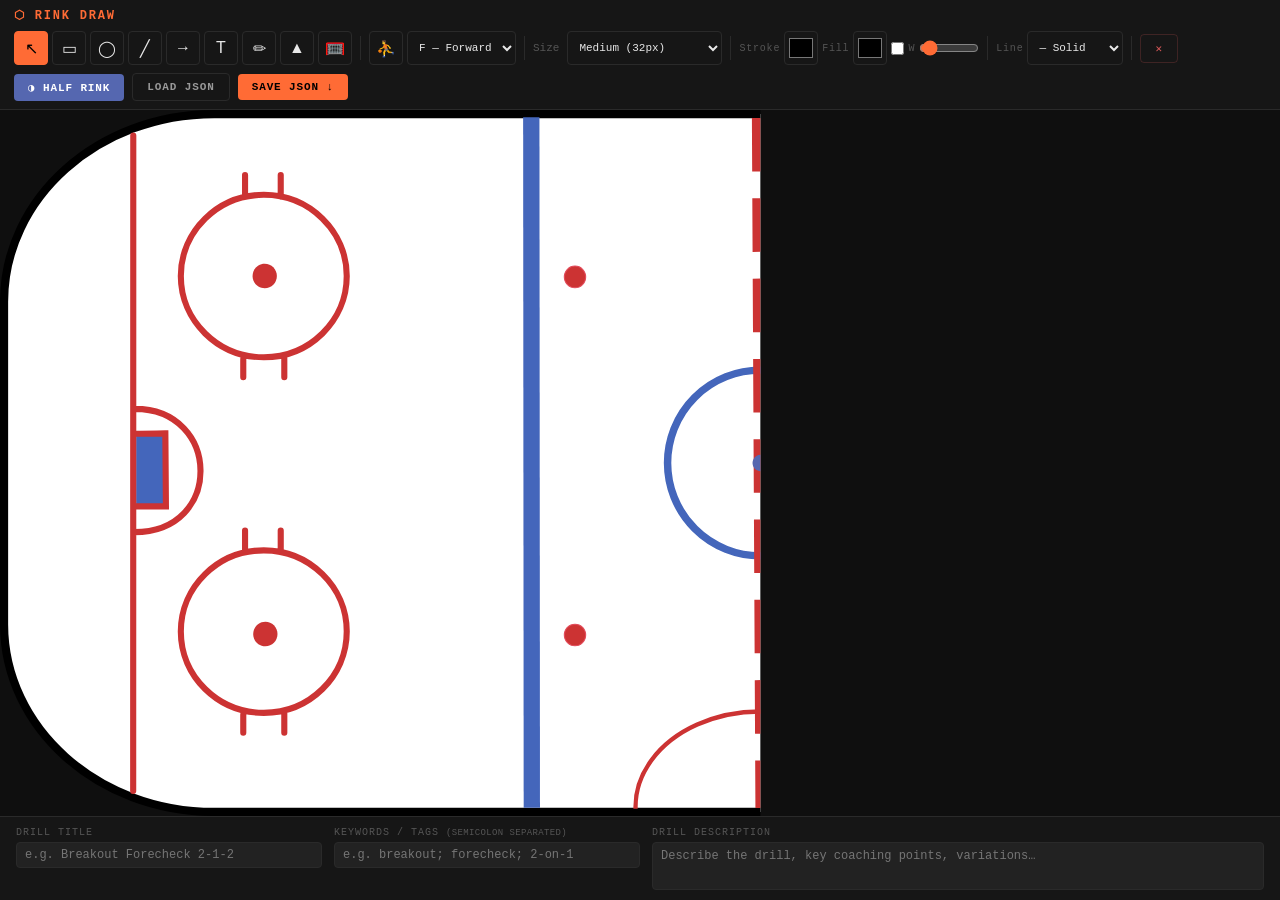
<file: HTML/docs/index.html>
<!DOCTYPE html>
<html lang="en">
<head>
  <meta charset="UTF-8"/>
  <meta name="viewport" content="width=device-width, initial-scale=1.0"/>
  <title>Rink Draw</title>
  <link rel="stylesheet" href="style.css"/>
</head>
<body>

<!-- ── Toolbar ─────────────────────────────────────────────── -->
<div id="toolbar">
  <span id="logo">⬡ RINK DRAW</span>

  <div id="tools">
    <button class="tool-btn active" data-tool="select"  title="Select (V)">↖</button>
    <button class="tool-btn"        data-tool="rect"    title="Rectangle (R)">▭</button>
    <button class="tool-btn"        data-tool="ellipse" title="Ellipse (E)">◯</button>
    <button class="tool-btn"        data-tool="line"    title="Line (L)">╱</button>
    <button class="tool-btn"        data-tool="arrow"   title="Arrow (A)">→</button>
    <button class="tool-btn"        data-tool="text"    title="Text (T)">T</button>
    <button class="tool-btn"        data-tool="pen"     title="Pen (P)">✏</button>
    <button class="tool-btn" data-tool="pylon" title="Pylon (Y)">▲</button>
    <button class="tool-btn" data-tool="net"   title="Net (N)">🥅</button>
    <div class="sep"></div>
    <button class="tool-btn"        data-tool="player"  title="Place Player">⛹</button>
    <select id="player-type" title="Player type">
      <option value="F">F — Forward</option>
      <option value="D">D — Defence</option>
      <option value="G">G — Goalie</option>
      <option value="C">C — Centre</option>
      <option value="W">W — Wing</option>
      <option value="Co">Co — Coach</option>
    </select>
    <div class="sep"></div>
    <div class="prop-row" id="row-player-size">
      <label>Size</label>
      <select id="p-player-size">
        <option value="24">Small (24px)</option>
        <option value="32" selected>Medium (32px)</option>
        <option value="40">Large (40px)</option>
        <option value="48">Extra Large (48px)</option>
      </select>
    </div>
    <div class="sep"></div>
    <span class="tb-label">Stroke</span>
    <input type="color" id="stroke-color" value="#000000"/>
    <span class="tb-label">Fill</span>
    <input type="color" id="fill-color" value="#000000"/>
    <input type="checkbox" id="fill-check" title="Use fill" style="accent-color:var(--accent);cursor:pointer;"/>
    <span class="tb-label">W</span>
    <input type="range" id="stroke-width" min="1" max="20" value="2" style="width:60px;"/>
    <div class="sep"></div>
    <span class="tb-label">Line</span>
    <select id="line-style" title="Line style">
      <option value="solid">— Solid</option>
      <option value="dashed">-- Dashed</option>
      <option value="dotted">·· Dotted</option>
      <option value="wiggle">〜 Wiggle</option>
    </select>
    <div class="sep"></div>
    <button class="btn btn-danger" id="btn-del" title="Delete selected (Del)">✕</button>
  </div>

  <div style="display:flex;gap:8px;align-items:center;">
    <button class="btn half" id="btn-toggle">◑ Half Rink</button>
    <button class="btn btn-secondary" id="btn-load">Load JSON</button>
    <button class="btn btn-primary"   id="btn-save">Save JSON ↓</button>
  </div>
</div>

<!-- ── Canvas area ──────────────────────────────────────────── -->
<div id="canvas-wrap">

  <!-- SVG rink background (inline, no network request) -->
  <div id="rink-layer"></div>

  <!-- Transparent drawing canvas -->
  <canvas id="c"></canvas>

  <!-- Per-element properties panel -->
  <div id="props">
    <h3>Properties</h3>
    <div class="prop-row">
      <label>Stroke</label>
      <input type="color" id="p-stroke"/>
    </div>
    <div class="prop-row" id="row-fill">
      <label>Fill</label>
      <input type="checkbox" id="p-fill-check"/>
      <input type="color" id="p-fill"/>
    </div>
    <div class="prop-row" id="row-sw">
      <label>Stroke W</label>
      <input type="range" id="p-sw" min="1" max="20"/>
    </div>
    <div class="prop-row">
      <label>Opacity</label>
      <input type="range" id="p-opacity" min="0" max="100" value="100"/>
    </div>
    <div class="prop-row" id="row-font">
      <label>Font size</label>
      <input type="number" id="p-font" min="8" max="200" value="20"/>
    </div>
    <div class="prop-row" id="row-player-type">
      <label>Player</label>
      <select id="p-player-type">
        <option value="F">F — Forward</option>
        <option value="D">D — Defence</option>
        <option value="G">G — Goalie</option>
        <option value="C">C — Centre</option>
        <option value="W">W — Wing</option>
        <option value="Co">Co — Coach</option>
      </select>
    </div>
    <div class="prop-row" id="row-line-style">
      <label>Line style</label>
      <select id="p-line-style">
        <option value="solid">— Solid</option>
        <option value="dashed">-- Dashed</option>
        <option value="dotted">·· Dotted</option>
        <option value="wiggle">〜 Wiggle</option>
      </select>
    </div>
  </div>

</div>

<!-- ── Drill metadata panel ─────────────────────────────────── -->
<div id="meta-panel">
  <div class="meta-field" id="meta-field-title">
    <label>Drill Title</label>
    <input type="text" id="drill-title"
           placeholder="e.g. Breakout Forecheck 2-1-2"
           autocomplete="off"/>
  </div>
  <div class="meta-field" id="meta-field-tags">
    <label>Keywords / Tags <span class="meta-hint">(semicolon separated)</span></label>
    <input type="text" id="drill-tags"
           placeholder="e.g. breakout; forecheck; 2-on-1"/>
  </div>
  <div class="meta-field" id="meta-field-desc">
    <label>Drill Description</label>
    <textarea id="drill-desc"
              placeholder="Describe the drill, key coaching points, variations…"></textarea>
  </div>
</div>

<!-- ── Toast + hidden file input ────────────────────────────── -->
<div id="toast"></div>
<input type="file" id="file-input" accept=".json" style="display:none"/>

<!-- ── Scripts (load order matters) ─────────────────────────── -->
<script src="js/state.js"></script>
<script src="js/toast.js"></script>
<script src="js/rink.js"></script>
<script src="js/renderer.js"></script>
<script src="js/interaction.js"></script>
<script src="js/io.js"></script>
<script>
  // Entry point — initialise all modules
  window.addEventListener('DOMContentLoaded', async () => {
    // Start by loading the rink
    await initRink(); 
    
    // Once rink is in place, start everything else
    initRenderer();
    initInteraction();
    initIO();
    
    render(); // Initial draw
  });
</script>

</body>
</html>
</file>
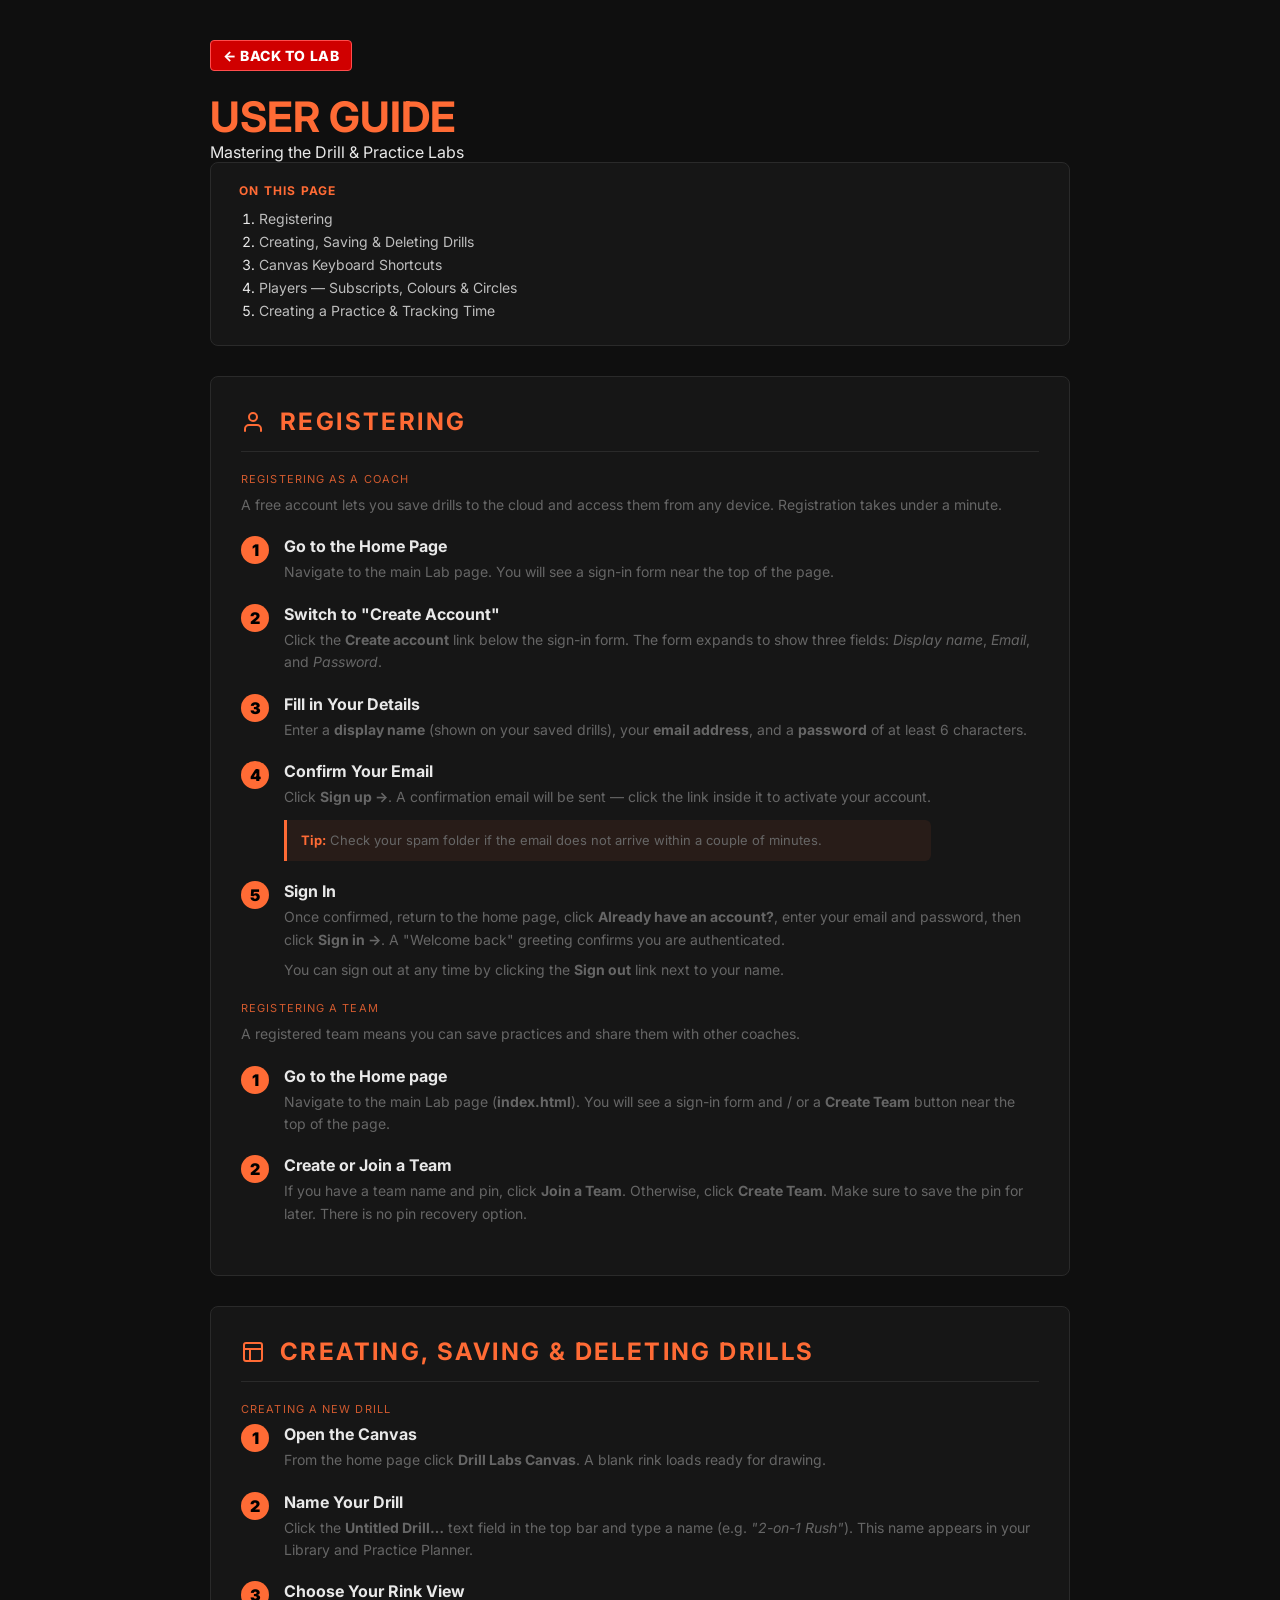
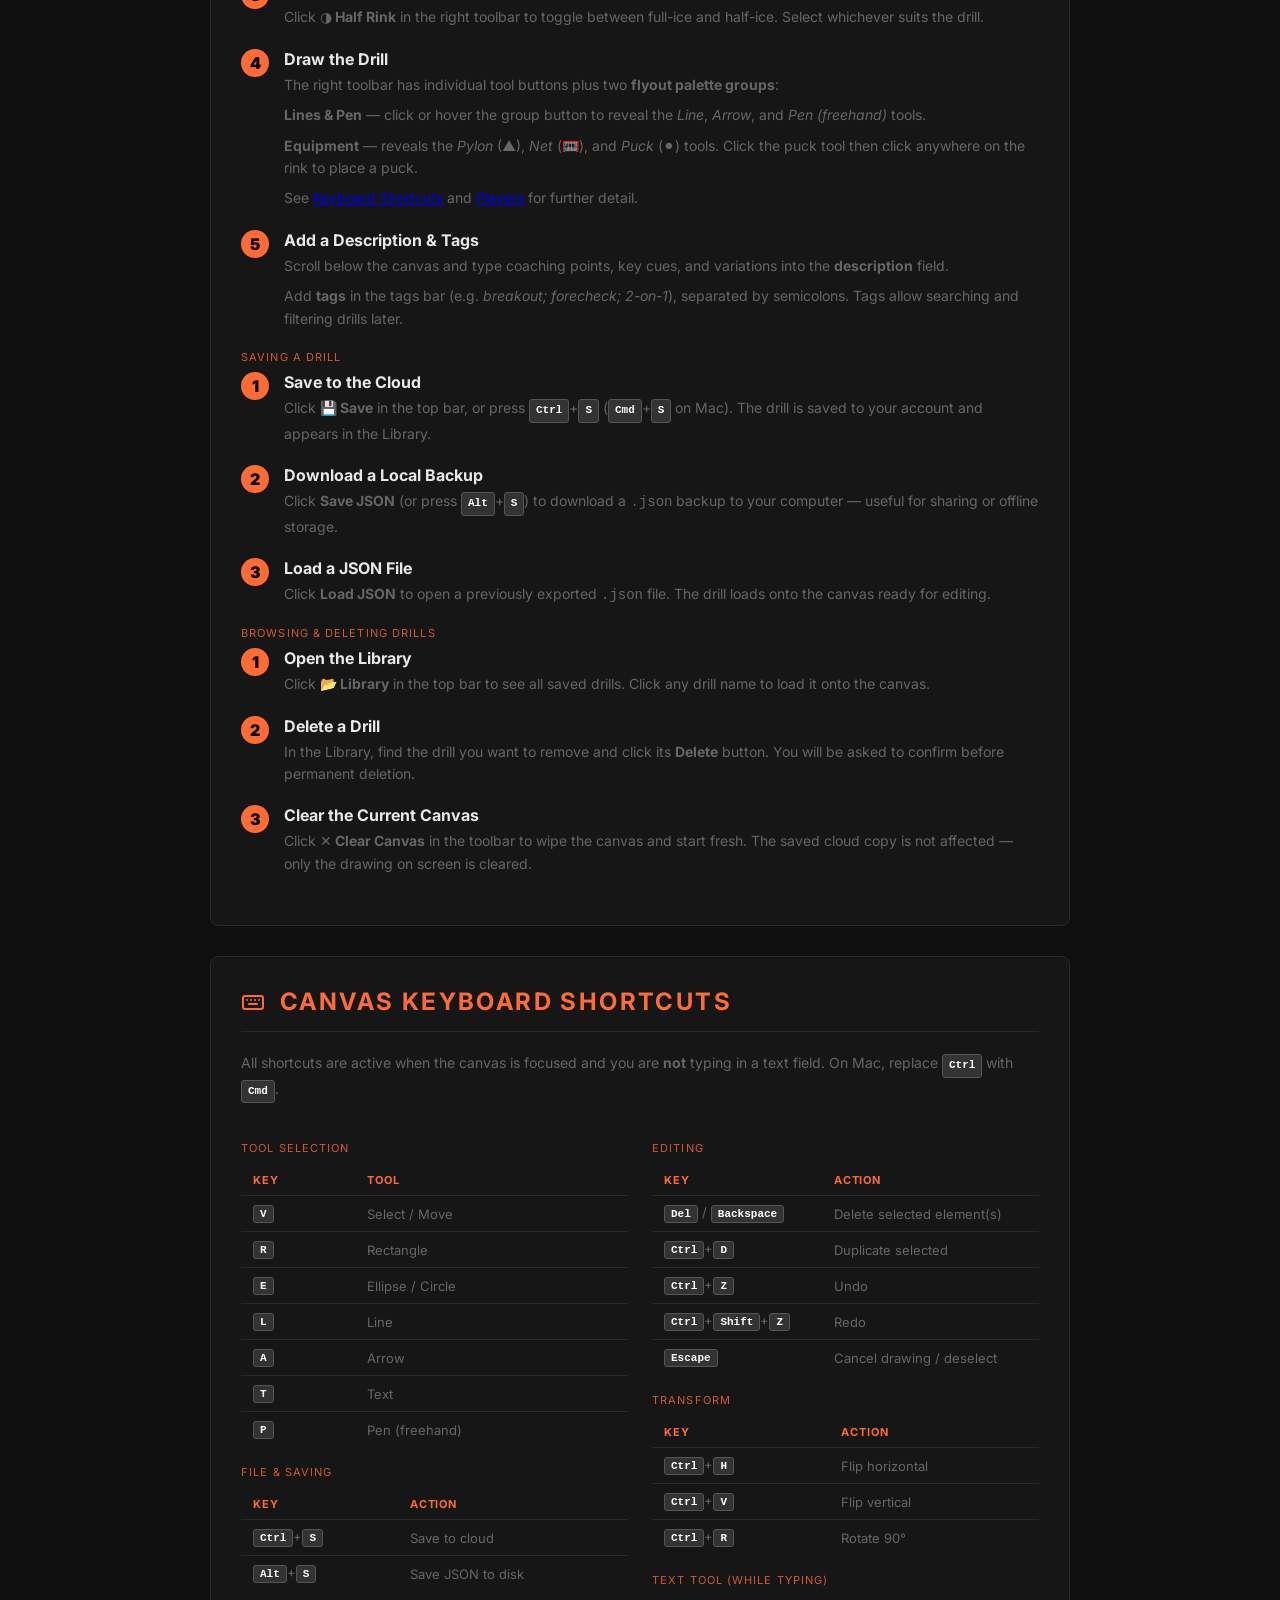
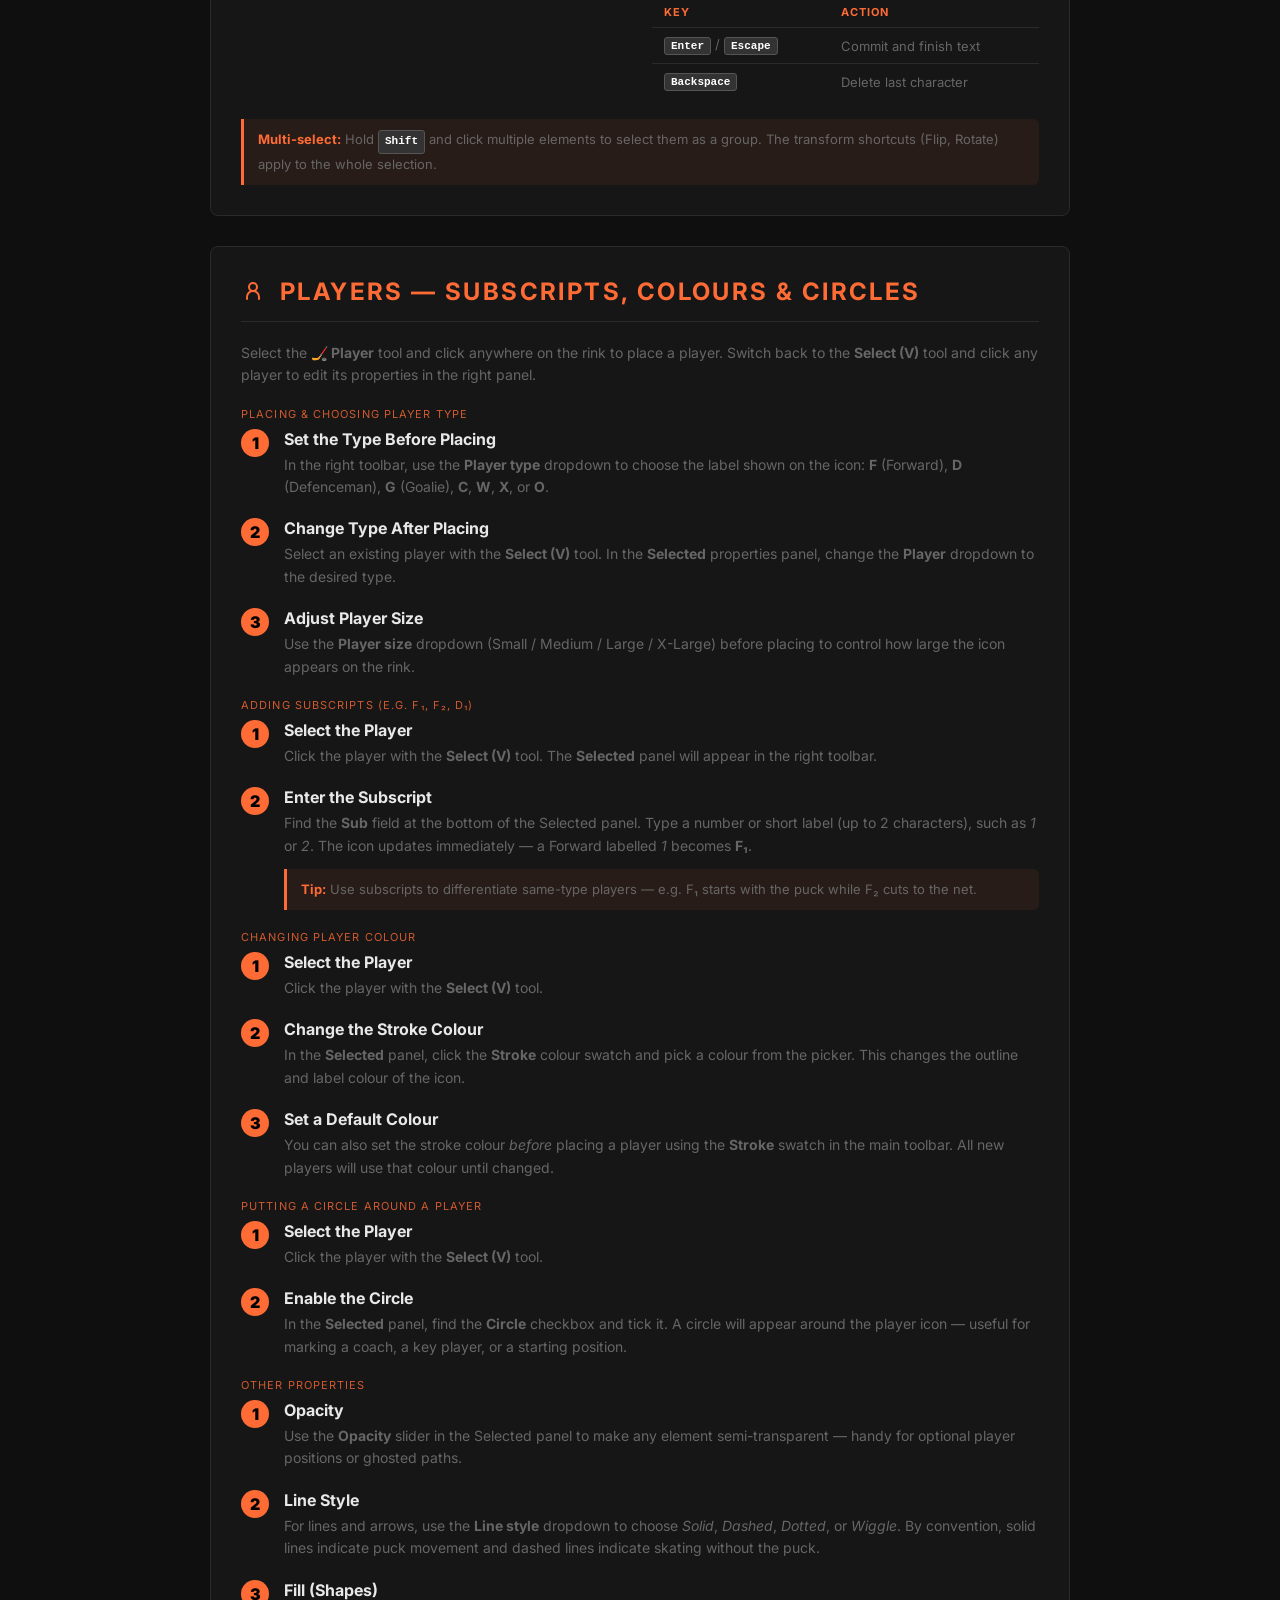
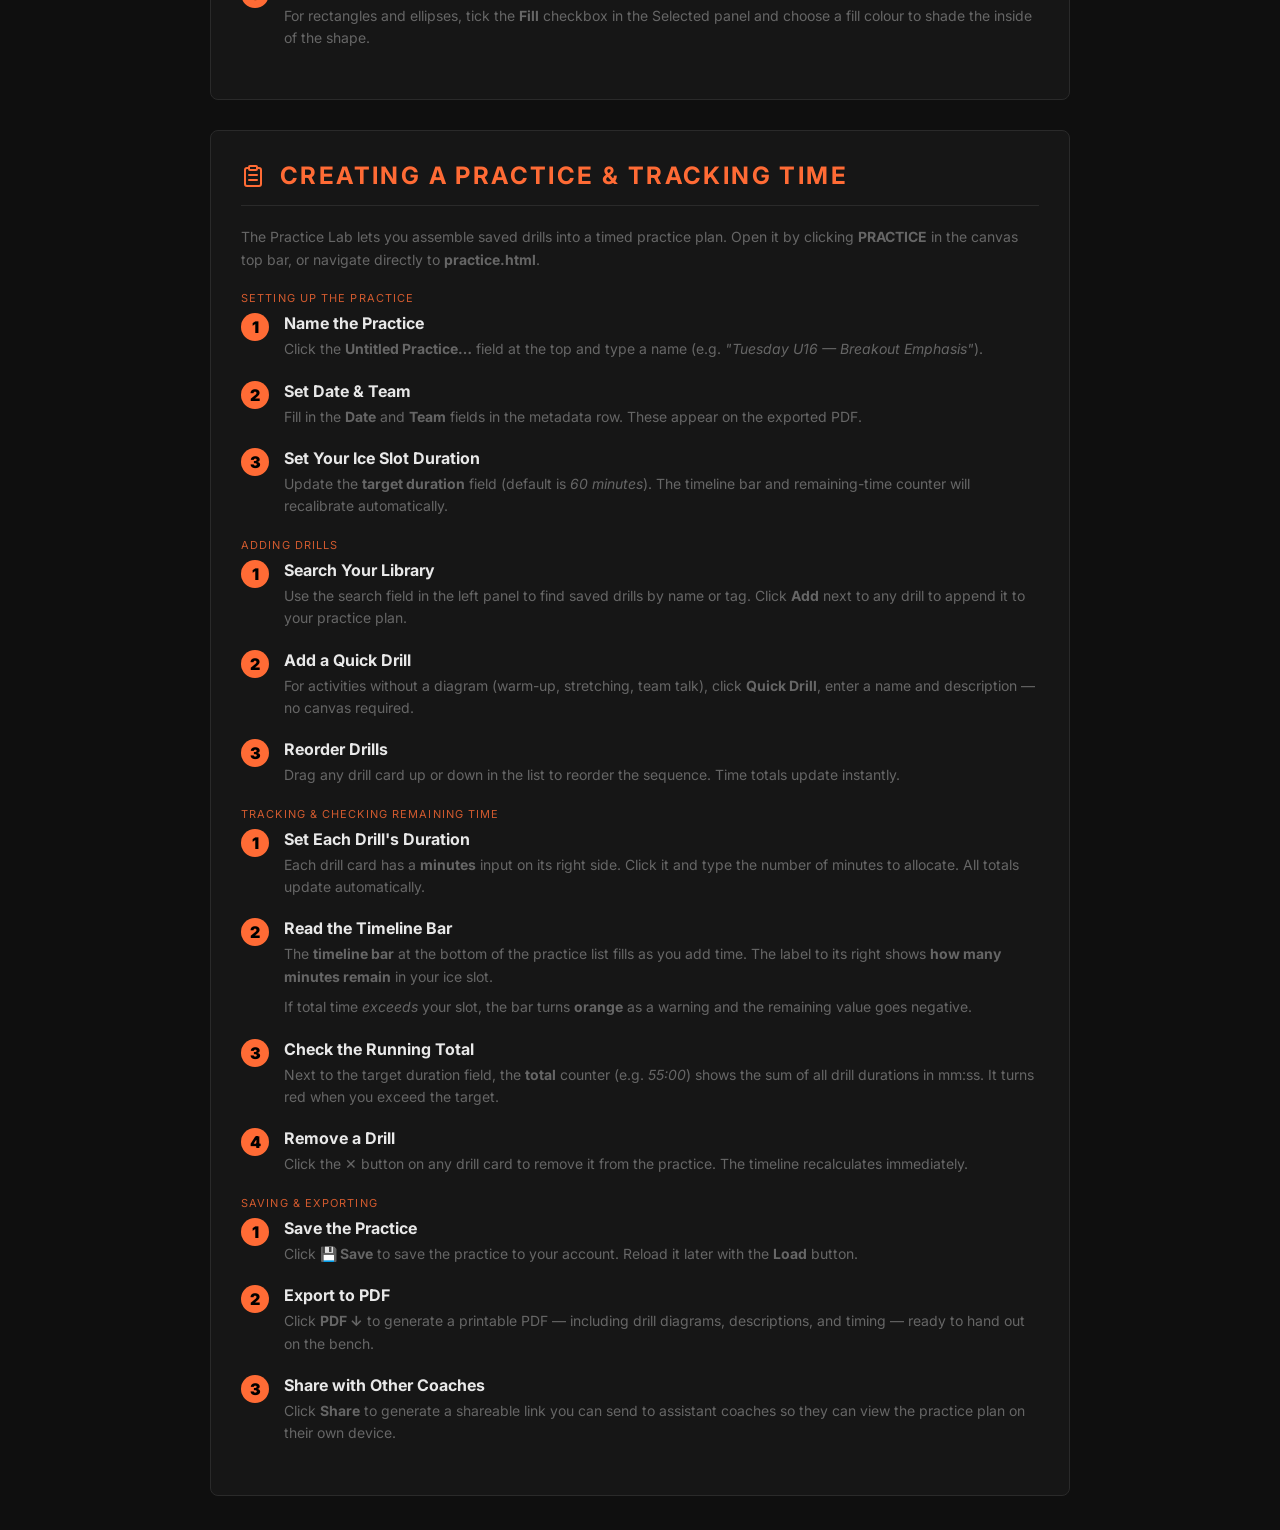
<file: docs/tutorial.html>
<!DOCTYPE html>
<html lang="en">
<head>
  <meta charset="UTF-8">
  <meta name="viewport" content="width=device-width, initial-scale=1.0">
  <title>How to Use | Hockey Drill Labs</title>
  <link rel="stylesheet" href="style.css">
  <style>
    html, body {
      height: auto !important;
      overflow: visible !important;
      display: block !important;
    }
    .btn-lab { 
      background: #d00000;
      color: #ffffff;
      font-size: 14px;
      font-weight: 800;
      border: 1px solid #ff4d4d;
    }
    .btn-lab:hover { background: #9d0000; }

    .tutorial-container {
      max-width: 900px;
      margin: 40px auto;
      padding: 0 20px;
      color: var(--text);
    }
    .tut-section {
      background: var(--panel);
      border: 1px solid var(--border);
      border-radius: 8px;
      padding: 30px;
      margin-bottom: 30px;
    }
    .tut-header {
      display: flex;
      align-items: center;
      gap: 15px;
      margin-bottom: 20px;
      border-bottom: 1px solid var(--border);
      padding-bottom: 15px;
    }
    .tut-header h2 {
      color: var(--accent);
      text-transform: uppercase;
      letter-spacing: 0.1em;
    }
    .step-list { list-style: none; padding: 0; }
    .step-item { display: flex; gap: 15px; margin-bottom: 20px; }
    .step-number {
      background: var(--accent);
      color: #000;
      width: 28px;
      height: 28px;
      border-radius: 50%;
      display: flex;
      align-items: center;
      justify-content: center;
      font-weight: 900;
      flex-shrink: 0;
    }
    .step-content h3 { font-size: 16px; margin-bottom: 5px; color: var(--text); }
    .step-content p { font-size: 14px; color: var(--muted); line-height: 1.6; }
    .step-content p + p { margin-top: 8px; }
    kbd {
      background: #333;
      border-radius: 3px;
      border: 1px solid #555;
      color: #fff;
      display: inline-block;
      font-size: 11px;
      font-weight: bold;
      padding: 2px 6px;
      white-space: nowrap;
    }
    .shortcut-table {
      width: 100%;
      border-collapse: collapse;
      font-size: 13px;
      margin-top: 10px;
    }
    .shortcut-table th {
      text-align: left;
      padding: 8px 12px;
      color: var(--accent);
      border-bottom: 1px solid var(--border);
      font-size: 11px;
      text-transform: uppercase;
      letter-spacing: 0.08em;
    }
    .shortcut-table td {
      padding: 8px 12px;
      border-bottom: 1px solid var(--border);
      color: var(--muted);
      vertical-align: middle;
    }
    .shortcut-table td:first-child { white-space: nowrap; }
    .shortcut-table tr:last-child td { border-bottom: none; }
    .shortcut-table tr:hover td { background: var(--hover); }
    .shortcut-cols {
      display: grid;
      grid-template-columns: 1fr 1fr;
      gap: 0 24px;
    }
    @media (max-width: 600px) { .shortcut-cols { grid-template-columns: 1fr; } }
    .tip-box {
      background: rgba(255, 107, 53, 0.08);
      border-left: 3px solid var(--accent);
      border-radius: 0 6px 6px 0;
      padding: 10px 14px;
      margin-top: 12px;
      font-size: 13px;
      color: var(--muted);
      line-height: 1.6;
    }
    .tip-box strong { color: var(--accent); }
    .toc {
      background: var(--panel);
      border: 1px solid var(--border);
      border-radius: 8px;
      padding: 20px 28px;
      margin-bottom: 30px;
    }
    .toc h3 {
      color: var(--accent);
      text-transform: uppercase;
      font-size: 12px;
      letter-spacing: 0.1em;
      margin-bottom: 12px;
    }
    .toc ol { padding-left: 20px; margin: 0; }
    .toc li { margin-bottom: 6px; font-size: 14px; }
    .toc a { color: var(--text); text-decoration: none; opacity: 0.8; }
    .toc a:hover { color: var(--accent); opacity: 1; }
    .back-nav { margin-bottom: 20px; }
    .sub-label {
      font-size: 11px;
      text-transform: uppercase;
      letter-spacing: 0.1em;
      color: var(--accent);
      margin: 18px 0 8px;
      opacity: 0.8;
    }
  </style>
</head>
<body class="scroll-layout">

  <div class="tutorial-container">
    <div class="back-nav">
      <a href="index.html" class="btn btn-lab">← Back to Lab</a>
    </div>

    <header class="hero-section" style="margin-top: 0;">
      <h1 style="font-size: 42px; color: var(--accent);">USER GUIDE</h1>
      <p class="header-subtitle">Mastering the Drill &amp; Practice Labs</p>
    </header>

    <!-- Table of Contents -->
    <div class="toc">
      <h3>On this page</h3>
      <ol>
        <li><a href="#section-register">Registering</a></li>
        <li><a href="#section-drills">Creating, Saving &amp; Deleting Drills</a></li>
        <li><a href="#section-shortcuts">Canvas Keyboard Shortcuts</a></li>
        <li><a href="#section-players">Players — Subscripts, Colours &amp; Circles</a></li>
        <li><a href="#section-practice">Creating a Practice &amp; Tracking Time</a></li>
      </ol>
    </div>

    <!-- SECTION 1 — REGISTER -->
    <section class="tut-section" id="section-register">
      <div class="tut-header">
        <svg width="24" height="24" viewBox="0 0 24 24" fill="none" stroke="#ff6b35" stroke-width="2" stroke-linecap="round" stroke-linejoin="round">
          <path d="M20 21v-2a4 4 0 0 0-4-4H8a4 4 0 0 0-4 4v2"></path>
          <circle cx="12" cy="7" r="4"></circle>
        </svg>
        <h2>Registering</h2>
      </div>
      <p class="sub-label">Registering as a Coach</p>
      <p style="font-size:14px;color:var(--muted);margin-bottom:20px;line-height:1.6;">A free account lets you save drills to the cloud and access them from any device. Registration takes under a minute.</p>
      <div class="step-list">
        <div class="step-item">
          <div class="step-number">1</div>
          <div class="step-content">
            <h3>Go to the Home Page</h3>
            <p>Navigate to the main Lab page. You will see a sign-in form near the top of the page.</p>
          </div>
        </div>
        <div class="step-item">
          <div class="step-number">2</div>
          <div class="step-content">
            <h3>Switch to "Create Account"</h3>
            <p>Click the <strong>Create account</strong> link below the sign-in form. The form expands to show three fields: <em>Display name</em>, <em>Email</em>, and <em>Password</em>.</p>
          </div>
        </div>
        <div class="step-item">
          <div class="step-number">3</div>
          <div class="step-content">
            <h3>Fill in Your Details</h3>
            <p>Enter a <strong>display name</strong> (shown on your saved drills), your <strong>email address</strong>, and a <strong>password</strong> of at least 6 characters.</p>
          </div>
        </div>
        <div class="step-item">
          <div class="step-number">4</div>
          <div class="step-content">
            <h3>Confirm Your Email</h3>
            <p>Click <strong>Sign up →</strong>. A confirmation email will be sent — click the link inside it to activate your account.</p>
            <div class="tip-box"><strong>Tip:</strong> Check your spam folder if the email does not arrive within a couple of minutes.</div>
          </div>
        </div>
        <div class="step-item">
          <div class="step-number">5</div>
          <div class="step-content">
            <h3>Sign In</h3>
            <p>Once confirmed, return to the home page, click <strong>Already have an account?</strong>, enter your email and password, then click <strong>Sign in →</strong>. A "Welcome back" greeting confirms you are authenticated.</p>
            <p>You can sign out at any time by clicking the <strong>Sign out</strong> link next to your name.</p>
          </div>
        </div>
        
      </div>
      <p class="sub-label">Registering a Team</p>
      <p style="font-size:14px;color:var(--muted);margin-bottom:20px;line-height:1.6;">A registered team means you can save practices and share them with other coaches.</p>
      <div class="step-list">
        <div class="step-item">
          <div class="step-number">1</div>
          <div class="step-content">
            <h3>Go to the Home page</h3>
            <p>Navigate to the main Lab page (<strong>index.html</strong>). You will see a sign-in form and / or a <strong>Create Team</strong> button near the top of the page.</p>
          </div>
        </div>
        <div class="step-item">
          <div class="step-number">2</div>
          <div class="step-content">
            <h3>Create or Join a Team</h3>
            <p>If you have a team name and pin, click <strong>Join a Team</strong>. Otherwise, click <strong>Create Team</strong>. Make sure to save the pin for later. There is no pin recovery option.</p>
          </div>
        </div>
      </div>
    </section>

    <!-- SECTION 2 — DRILLS -->
    <section class="tut-section" id="section-drills">
      <div class="tut-header">
        <svg width="24" height="24" viewBox="0 0 24 24" fill="none" stroke="#ff6b35" stroke-width="2" stroke-linecap="round" stroke-linejoin="round">
          <rect x="3" y="3" width="18" height="18" rx="2" ry="2"></rect>
          <line x1="3" y1="9" x2="21" y2="9"></line>
          <line x1="9" y1="21" x2="9" y2="9"></line>
        </svg>
        <h2>Creating, Saving &amp; Deleting Drills</h2>
      </div>

      <p class="sub-label">Creating a New Drill</p>
      <div class="step-list">
        <div class="step-item">
          <div class="step-number">1</div>
          <div class="step-content">
            <h3>Open the Canvas</h3>
            <p>From the home page click <strong>Drill Labs Canvas</strong>. A blank rink loads ready for drawing.</p>
          </div>
        </div>
        <div class="step-item">
          <div class="step-number">2</div>
          <div class="step-content">
            <h3>Name Your Drill</h3>
            <p>Click the <strong>Untitled Drill…</strong> text field in the top bar and type a name (e.g. <em>"2-on-1 Rush"</em>). This name appears in your Library and Practice Planner.</p>
          </div>
        </div>
        <div class="step-item">
          <div class="step-number">3</div>
          <div class="step-content">
            <h3>Choose Your Rink View</h3>
            <p>Click <strong>◑ Half Rink</strong> in the right toolbar to toggle between full-ice and half-ice. Select whichever suits the drill.</p>
          </div>
        </div>
        <div class="step-item">
          <div class="step-number">4</div>
          <div class="step-content">
            <h3>Draw the Drill</h3>
            <p>The right toolbar has individual tool buttons plus two <strong>flyout palette groups</strong>:</p>
            <p><strong>Lines &amp; Pen</strong> — click or hover the group button to reveal the <em>Line</em>, <em>Arrow</em>, and <em>Pen (freehand)</em> tools.</p>
            <p><strong>Equipment</strong> — reveals the <em>Pylon</em> (▲), <em>Net</em> (🥅), and <em>Puck</em> (⚫) tools. Click the puck tool then click anywhere on the rink to place a puck.</p>
            <p>See <a href="#section-shortcuts">Keyboard Shortcuts</a> and <a href="#section-players">Players</a> for further detail.</p>
          </div>
        </div>
        <div class="step-item">
          <div class="step-number">5</div>
          <div class="step-content">
            <h3>Add a Description &amp; Tags</h3>
            <p>Scroll below the canvas and type coaching points, key cues, and variations into the <strong>description</strong> field.</p>
            <p>Add <strong>tags</strong> in the tags bar (e.g. <em>breakout; forecheck; 2-on-1</em>), separated by semicolons. Tags allow searching and filtering drills later.</p>
          </div>
        </div>
      </div>

      <p class="sub-label">Saving a Drill</p>
      <div class="step-list">
        <div class="step-item">
          <div class="step-number">1</div>
          <div class="step-content">
            <h3>Save to the Cloud</h3>
            <p>Click <strong>💾 Save</strong> in the top bar, or press <kbd>Ctrl</kbd>+<kbd>S</kbd> (<kbd>Cmd</kbd>+<kbd>S</kbd> on Mac). The drill is saved to your account and appears in the Library.</p>
          </div>
        </div>
        <div class="step-item">
          <div class="step-number">2</div>
          <div class="step-content">
            <h3>Download a Local Backup</h3>
            <p>Click <strong>Save JSON</strong> (or press <kbd>Alt</kbd>+<kbd>S</kbd>) to download a <code>.json</code> backup to your computer — useful for sharing or offline storage.</p>
          </div>
        </div>
        <div class="step-item">
          <div class="step-number">3</div>
          <div class="step-content">
            <h3>Load a JSON File</h3>
            <p>Click <strong>Load JSON</strong> to open a previously exported <code>.json</code> file. The drill loads onto the canvas ready for editing.</p>
          </div>
        </div>
      </div>

      <p class="sub-label">Browsing &amp; Deleting Drills</p>
      <div class="step-list">
        <div class="step-item">
          <div class="step-number">1</div>
          <div class="step-content">
            <h3>Open the Library</h3>
            <p>Click <strong>📂 Library</strong> in the top bar to see all saved drills. Click any drill name to load it onto the canvas.</p>
          </div>
        </div>
        <div class="step-item">
          <div class="step-number">2</div>
          <div class="step-content">
            <h3>Delete a Drill</h3>
            <p>In the Library, find the drill you want to remove and click its <strong>Delete</strong> button. You will be asked to confirm before permanent deletion.</p>
          </div>
        </div>
        <div class="step-item">
          <div class="step-number">3</div>
          <div class="step-content">
            <h3>Clear the Current Canvas</h3>
            <p>Click <strong>✕ Clear Canvas</strong> in the toolbar to wipe the canvas and start fresh. The saved cloud copy is not affected — only the drawing on screen is cleared.</p>
          </div>
        </div>
      </div>
    </section>

    <!-- SECTION 3 — SHORTCUTS -->
    <section class="tut-section" id="section-shortcuts">
      <div class="tut-header">
        <svg width="24" height="24" viewBox="0 0 24 24" fill="none" stroke="#ff6b35" stroke-width="2" stroke-linecap="round" stroke-linejoin="round">
          <rect x="2" y="6" width="20" height="13" rx="2"></rect>
          <path d="M6 10h.01M10 10h.01M14 10h.01M18 10h.01M8 14h8"></path>
        </svg>
        <h2>Canvas Keyboard Shortcuts</h2>
      </div>
      <p style="font-size:14px;color:var(--muted);margin-bottom:20px;line-height:1.6;">
        All shortcuts are active when the canvas is focused and you are <strong>not</strong> typing in a text field.
        On Mac, replace <kbd>Ctrl</kbd> with <kbd>Cmd</kbd>.
      </p>

      <div class="shortcut-cols">
        <div>
          <p class="sub-label">Tool Selection</p>
          <table class="shortcut-table">
            <thead><tr><th>Key</th><th>Tool</th></tr></thead>
            <tbody>
              <tr><td><kbd>V</kbd></td><td>Select / Move</td></tr>
              <tr><td><kbd>R</kbd></td><td>Rectangle</td></tr>
              <tr><td><kbd>E</kbd></td><td>Ellipse / Circle</td></tr>
              <tr><td><kbd>L</kbd></td><td>Line</td></tr>
              <tr><td><kbd>A</kbd></td><td>Arrow</td></tr>
              <tr><td><kbd>T</kbd></td><td>Text</td></tr>
              <tr><td><kbd>P</kbd></td><td>Pen (freehand)</td></tr>
            </tbody>
          </table>

          <p class="sub-label">File &amp; Saving</p>
          <table class="shortcut-table">
            <thead><tr><th>Key</th><th>Action</th></tr></thead>
            <tbody>
              <tr><td><kbd>Ctrl</kbd>+<kbd>S</kbd></td><td>Save to cloud</td></tr>
              <tr><td><kbd>Alt</kbd>+<kbd>S</kbd></td><td>Save JSON to disk</td></tr>
            </tbody>
          </table>
        </div>

        <div>
          <p class="sub-label">Editing</p>
          <table class="shortcut-table">
            <thead><tr><th>Key</th><th>Action</th></tr></thead>
            <tbody>
              <tr><td><kbd>Del</kbd> / <kbd>Backspace</kbd></td><td>Delete selected element(s)</td></tr>
              <tr><td><kbd>Ctrl</kbd>+<kbd>D</kbd></td><td>Duplicate selected</td></tr>
              <tr><td><kbd>Ctrl</kbd>+<kbd>Z</kbd></td><td>Undo</td></tr>
              <tr><td><kbd>Ctrl</kbd>+<kbd>Shift</kbd>+<kbd>Z</kbd></td><td>Redo</td></tr>
              <tr><td><kbd>Escape</kbd></td><td>Cancel drawing / deselect</td></tr>
            </tbody>
          </table>

          <p class="sub-label">Transform</p>
          <table class="shortcut-table">
            <thead><tr><th>Key</th><th>Action</th></tr></thead>
            <tbody>
              <tr><td><kbd>Ctrl</kbd>+<kbd>H</kbd></td><td>Flip horizontal</td></tr>
              <tr><td><kbd>Ctrl</kbd>+<kbd>V</kbd></td><td>Flip vertical</td></tr>
              <tr><td><kbd>Ctrl</kbd>+<kbd>R</kbd></td><td>Rotate 90°</td></tr>
            </tbody>
          </table>

          <p class="sub-label">Text tool (while typing)</p>
          <table class="shortcut-table">
            <thead><tr><th>Key</th><th>Action</th></tr></thead>
            <tbody>
              <tr><td><kbd>Enter</kbd> / <kbd>Escape</kbd></td><td>Commit and finish text</td></tr>
              <tr><td><kbd>Backspace</kbd></td><td>Delete last character</td></tr>
            </tbody>
          </table>
        </div>
      </div>

      <div class="tip-box" style="margin-top:20px;">
        <strong>Multi-select:</strong> Hold <kbd>Shift</kbd> and click multiple elements to select them as a group. The transform shortcuts (Flip, Rotate) apply to the whole selection.
      </div>
    </section>

    <!-- SECTION 4 — PLAYERS -->
    <section class="tut-section" id="section-players">
      <div class="tut-header">
        <svg width="24" height="24" viewBox="0 0 24 24" fill="none" stroke="#ff6b35" stroke-width="2" stroke-linecap="round" stroke-linejoin="round">
          <circle cx="12" cy="8" r="4"></circle>
          <path d="M6 20v-2a6 6 0 0 1 12 0v2"></path>
        </svg>
        <h2>Players — Subscripts, Colours &amp; Circles</h2>
      </div>
      <p style="font-size:14px;color:var(--muted);margin-bottom:20px;line-height:1.6;">
        Select the <strong>🏒 Player</strong> tool and click anywhere on the rink to place a player.
        Switch back to the <strong>Select (V)</strong> tool and click any player to edit its properties in the right panel.
      </p>

      <p class="sub-label">Placing &amp; Choosing Player Type</p>
      <div class="step-list">
        <div class="step-item">
          <div class="step-number">1</div>
          <div class="step-content">
            <h3>Set the Type Before Placing</h3>
            <p>In the right toolbar, use the <strong>Player type</strong> dropdown to choose the label shown on the icon: <strong>F</strong> (Forward), <strong>D</strong> (Defenceman), <strong>G</strong> (Goalie), <strong>C</strong>, <strong>W</strong>, <strong>X</strong>, or <strong>O</strong>.</p>
          </div>
        </div>
        <div class="step-item">
          <div class="step-number">2</div>
          <div class="step-content">
            <h3>Change Type After Placing</h3>
            <p>Select an existing player with the <strong>Select (V)</strong> tool. In the <strong>Selected</strong> properties panel, change the <strong>Player</strong> dropdown to the desired type.</p>
          </div>
        </div>
        <div class="step-item">
          <div class="step-number">3</div>
          <div class="step-content">
            <h3>Adjust Player Size</h3>
            <p>Use the <strong>Player size</strong> dropdown (Small / Medium / Large / X-Large) before placing to control how large the icon appears on the rink.</p>
          </div>
        </div>
      </div>

      <p class="sub-label">Adding Subscripts (e.g. F₁, F₂, D₁)</p>
      <div class="step-list">
        <div class="step-item">
          <div class="step-number">1</div>
          <div class="step-content">
            <h3>Select the Player</h3>
            <p>Click the player with the <strong>Select (V)</strong> tool. The <strong>Selected</strong> panel will appear in the right toolbar.</p>
          </div>
        </div>
        <div class="step-item">
          <div class="step-number">2</div>
          <div class="step-content">
            <h3>Enter the Subscript</h3>
            <p>Find the <strong>Sub</strong> field at the bottom of the Selected panel. Type a number or short label (up to 2 characters), such as <em>1</em> or <em>2</em>. The icon updates immediately — a Forward labelled <em>1</em> becomes <strong>F₁</strong>.</p>
            <div class="tip-box"><strong>Tip:</strong> Use subscripts to differentiate same-type players — e.g. F₁ starts with the puck while F₂ cuts to the net.</div>
          </div>
        </div>
      </div>

      <p class="sub-label">Changing Player Colour</p>
      <div class="step-list">
        <div class="step-item">
          <div class="step-number">1</div>
          <div class="step-content">
            <h3>Select the Player</h3>
            <p>Click the player with the <strong>Select (V)</strong> tool.</p>
          </div>
        </div>
        <div class="step-item">
          <div class="step-number">2</div>
          <div class="step-content">
            <h3>Change the Stroke Colour</h3>
            <p>In the <strong>Selected</strong> panel, click the <strong>Stroke</strong> colour swatch and pick a colour from the picker. This changes the outline and label colour of the icon.</p>
          </div>
        </div>
        <div class="step-item">
          <div class="step-number">3</div>
          <div class="step-content">
            <h3>Set a Default Colour</h3>
            <p>You can also set the stroke colour <em>before</em> placing a player using the <strong>Stroke</strong> swatch in the main toolbar. All new players will use that colour until changed.</p>
          </div>
        </div>
      </div>

      <p class="sub-label">Putting a Circle Around a Player</p>
      <div class="step-list">
        <div class="step-item">
          <div class="step-number">1</div>
          <div class="step-content">
            <h3>Select the Player</h3>
            <p>Click the player with the <strong>Select (V)</strong> tool.</p>
          </div>
        </div>
        <div class="step-item">
          <div class="step-number">2</div>
          <div class="step-content">
            <h3>Enable the Circle</h3>
            <p>In the <strong>Selected</strong> panel, find the <strong>Circle</strong> checkbox and tick it. A circle will appear around the player icon — useful for marking a coach, a key player, or a starting position.</p>
          </div>
        </div>
      </div>

      <p class="sub-label">Other Properties</p>
      <div class="step-list">
        <div class="step-item">
          <div class="step-number">1</div>
          <div class="step-content">
            <h3>Opacity</h3>
            <p>Use the <strong>Opacity</strong> slider in the Selected panel to make any element semi-transparent — handy for optional player positions or ghosted paths.</p>
          </div>
        </div>
        <div class="step-item">
          <div class="step-number">2</div>
          <div class="step-content">
            <h3>Line Style</h3>
            <p>For lines and arrows, use the <strong>Line style</strong> dropdown to choose <em>Solid</em>, <em>Dashed</em>, <em>Dotted</em>, or <em>Wiggle</em>. By convention, solid lines indicate puck movement and dashed lines indicate skating without the puck.</p>
          </div>
        </div>
        <div class="step-item">
          <div class="step-number">3</div>
          <div class="step-content">
            <h3>Fill (Shapes)</h3>
            <p>For rectangles and ellipses, tick the <strong>Fill</strong> checkbox in the Selected panel and choose a fill colour to shade the inside of the shape.</p>
          </div>
        </div>
      </div>
    </section>

    <!-- SECTION 5 — PRACTICE -->
    <section class="tut-section" id="section-practice">
      <div class="tut-header">
        <svg width="24" height="24" viewBox="0 0 24 24" fill="none" stroke="#ff6b35" stroke-width="2" stroke-linecap="round" stroke-linejoin="round">
          <path d="M16 4h2a2 2 0 0 1 2 2v14a2 2 0 0 1-2 2H6a2 2 0 0 1-2-2V6a2 2 0 0 1 2-2h2"></path>
          <rect x="8" y="2" width="8" height="4" rx="1" ry="1"></rect>
          <line x1="8" y1="11" x2="16" y2="11"></line>
          <line x1="8" y1="16" x2="16" y2="16"></line>
        </svg>
        <h2>Creating a Practice &amp; Tracking Time</h2>
      </div>
      <p style="font-size:14px;color:var(--muted);margin-bottom:20px;line-height:1.6;">
        The Practice Lab lets you assemble saved drills into a timed practice plan. Open it by clicking
        <strong>PRACTICE</strong> in the canvas top bar, or navigate directly to <strong>practice.html</strong>.
      </p>

      <p class="sub-label">Setting Up the Practice</p>
      <div class="step-list">
        <div class="step-item">
          <div class="step-number">1</div>
          <div class="step-content">
            <h3>Name the Practice</h3>
            <p>Click the <strong>Untitled Practice…</strong> field at the top and type a name (e.g. <em>"Tuesday U16 — Breakout Emphasis"</em>).</p>
          </div>
        </div>
        <div class="step-item">
          <div class="step-number">2</div>
          <div class="step-content">
            <h3>Set Date &amp; Team</h3>
            <p>Fill in the <strong>Date</strong> and <strong>Team</strong> fields in the metadata row. These appear on the exported PDF.</p>
          </div>
        </div>
        <div class="step-item">
          <div class="step-number">3</div>
          <div class="step-content">
            <h3>Set Your Ice Slot Duration</h3>
            <p>Update the <strong>target duration</strong> field (default is <em>60 minutes</em>). The timeline bar and remaining-time counter will recalibrate automatically.</p>
          </div>
        </div>
      </div>

      <p class="sub-label">Adding Drills</p>
      <div class="step-list">
        <div class="step-item">
          <div class="step-number">1</div>
          <div class="step-content">
            <h3>Search Your Library</h3>
            <p>Use the search field in the left panel to find saved drills by name or tag. Click <strong>Add</strong> next to any drill to append it to your practice plan.</p>
          </div>
        </div>
        <div class="step-item">
          <div class="step-number">2</div>
          <div class="step-content">
            <h3>Add a Quick Drill</h3>
            <p>For activities without a diagram (warm-up, stretching, team talk), click <strong>Quick Drill</strong>, enter a name and description — no canvas required.</p>
          </div>
        </div>
        <div class="step-item">
          <div class="step-number">3</div>
          <div class="step-content">
            <h3>Reorder Drills</h3>
            <p>Drag any drill card up or down in the list to reorder the sequence. Time totals update instantly.</p>
          </div>
        </div>
      </div>

      <p class="sub-label">Tracking &amp; Checking Remaining Time</p>
      <div class="step-list">
        <div class="step-item">
          <div class="step-number">1</div>
          <div class="step-content">
            <h3>Set Each Drill's Duration</h3>
            <p>Each drill card has a <strong>minutes</strong> input on its right side. Click it and type the number of minutes to allocate. All totals update automatically.</p>
          </div>
        </div>
        <div class="step-item">
          <div class="step-number">2</div>
          <div class="step-content">
            <h3>Read the Timeline Bar</h3>
            <p>The <strong>timeline bar</strong> at the bottom of the practice list fills as you add time. The label to its right shows <strong>how many minutes remain</strong> in your ice slot.</p>
            <p>If total time <em>exceeds</em> your slot, the bar turns <strong>orange</strong> as a warning and the remaining value goes negative.</p>
          </div>
        </div>
        <div class="step-item">
          <div class="step-number">3</div>
          <div class="step-content">
            <h3>Check the Running Total</h3>
            <p>Next to the target duration field, the <strong>total</strong> counter (e.g. <em>55:00</em>) shows the sum of all drill durations in mm:ss. It turns red when you exceed the target.</p>
          </div>
        </div>
        <div class="step-item">
          <div class="step-number">4</div>
          <div class="step-content">
            <h3>Remove a Drill</h3>
            <p>Click the <strong>✕</strong> button on any drill card to remove it from the practice. The timeline recalculates immediately.</p>
          </div>
        </div>
      </div>

      <p class="sub-label">Saving &amp; Exporting</p>
      <div class="step-list">
        <div class="step-item">
          <div class="step-number">1</div>
          <div class="step-content">
            <h3>Save the Practice</h3>
            <p>Click <strong>💾 Save</strong> to save the practice to your account. Reload it later with the <strong>Load</strong> button.</p>
          </div>
        </div>
        <div class="step-item">
          <div class="step-number">2</div>
          <div class="step-content">
            <h3>Export to PDF</h3>
            <p>Click <strong>PDF ↓</strong> to generate a printable PDF — including drill diagrams, descriptions, and timing — ready to hand out on the bench.</p>
          </div>
        </div>
        <div class="step-item">
          <div class="step-number">3</div>
          <div class="step-content">
            <h3>Share with Other Coaches</h3>
            <p>Click <strong>Share</strong> to generate a shareable link you can send to assistant coaches so they can view the practice plan on their own device.</p>
          </div>
        </div>
      </div>
    </section>

  </div>
</body>
</html>
</file>
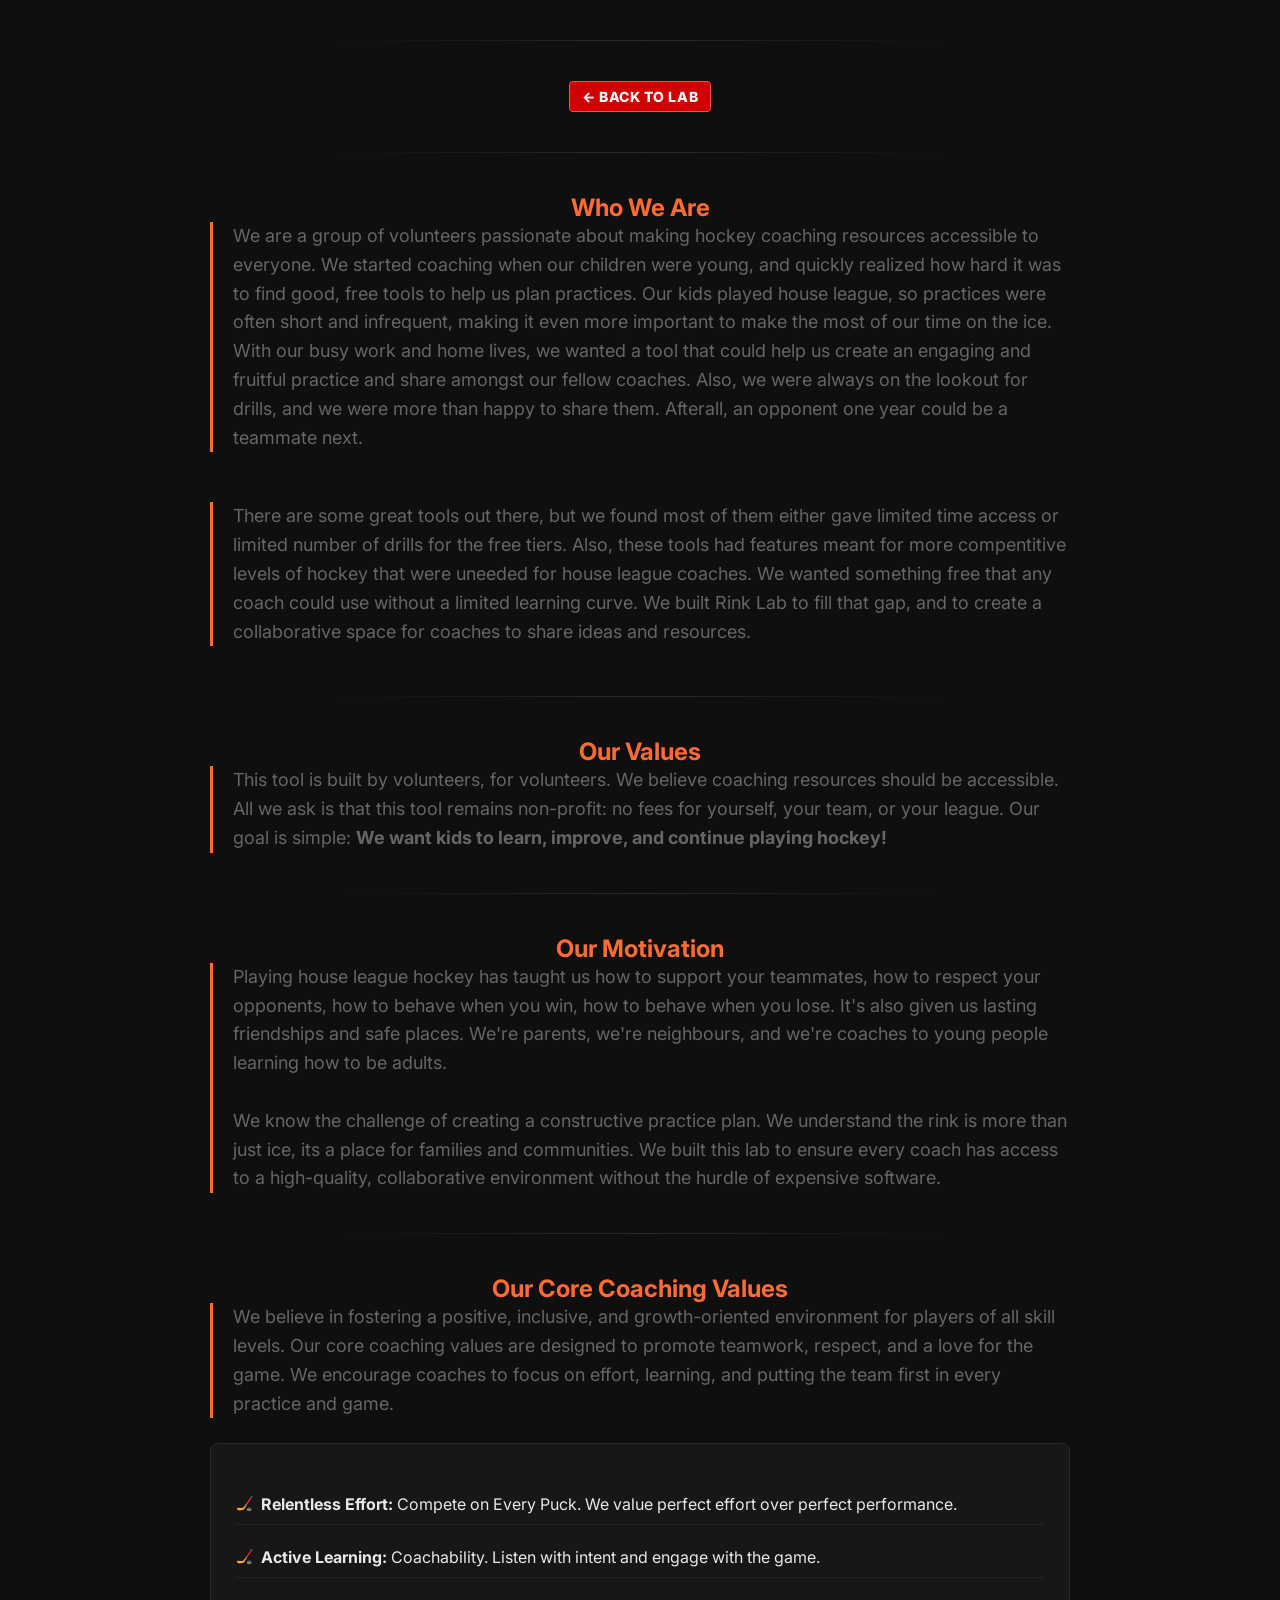
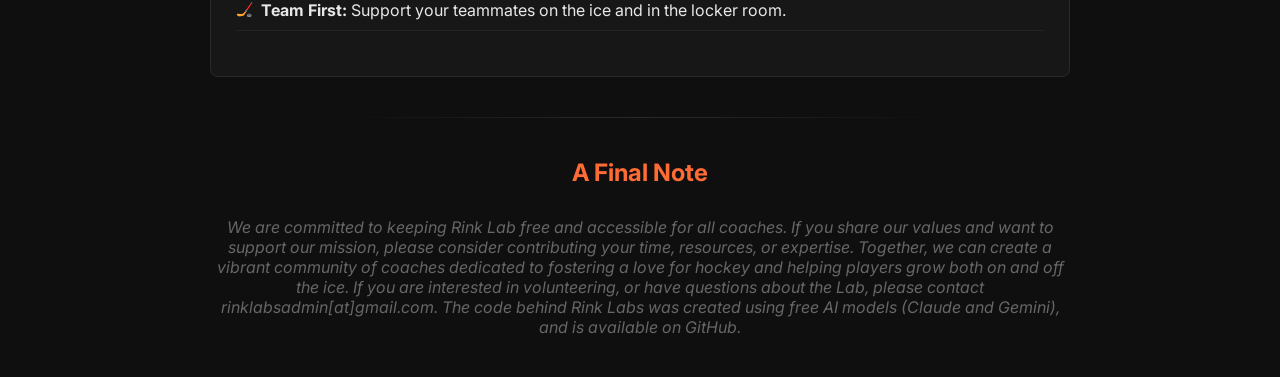
<file: docs/values.html>
<!DOCTYPE html>
<html lang="en">
<head>
  <meta charset="UTF-8">
  <meta name="viewport" content="width=device-width, initial-scale=1.0">
  <title>Values and Motivation | Rink Lab</title>
  <link rel="stylesheet" href="style.css">
  <style>
    html, body {
      height: auto !important;
      overflow: visible !important;
      display: block !important;
    }
    .btn-lab { 
      background: #d00000;
      color: #ffffff;
      font-size: 14px;
      font-weight: 800;
      border: 1px solid #ff4d4d;
    }
    .btn-lab:hover { background: #9d0000; }

    #coach-selector {
      max-width: 900px;
      margin: 32px auto 0;
      padding: 0 20px;
    }

    #coach-banner {
      display: flex;
      align-items: center;
      justify-content: space-between;
      gap: 16px;
      background: var(--panel);
      border: 1px solid var(--border);
      border-radius: 8px;
      padding: 16px 24px;
    }

    #coach-prompt {
      display: flex;
      align-items: center;
      gap: 12px;
      flex-wrap: wrap;
      width: 100%;
    }

    #coach-prompt label {
      font-size: 15px;
      color: var(--muted);
      white-space: nowrap;
    }

    #coach-text {
      flex: 1;
      min-width: 180px;
      background: var(--bg);
      color: var(--text);
      border: 1px solid var(--border);
      border-radius: 5px;
      padding: 8px 12px;
      font-size: 14px;
    }

    #coach-confirm { padding: 8px 18px; font-size: 14px; white-space: nowrap; }

    #coach-error {
      font-size: 13px;
      color: #f38ba8;
      display: none;
      width: 100%;
      margin-top: 4px;
    }

    #coach-greeting {
      justify-content: space-between;
      align-items: center;
      width: 100%;
    }

    .welcome-text { font-size: 15px; color: var(--muted); }
    .welcome-text strong { color: var(--text); font-size: 17px; }

    .change-link {
      font-size: 13px;
      color: var(--accent);
      cursor: pointer;
      background: none;
      border: none;
      padding: 0;
      text-decoration: underline;
    }

    .hero-section {
      max-width: 900px;
      margin: 40px auto;
      padding: 0 20px;
      text-align: center;
    }

    .mission-statement {
      font-size: 18px;
      color: var(--muted);
      line-height: 1.6;
      margin-bottom: 50px;
      border-left: 3px solid var(--accent);
      padding-left: 20px;
      text-align: left;
    }

    .hub-grid {
      display: grid;
      grid-template-columns: repeat(auto-fit, minmax(300px, 1fr));
      gap: 25px;
    }

    .hub-card {
      background: var(--panel);
      border: 1px solid var(--border);
      padding: 30px;
      border-radius: 8px;
      text-decoration: none;
      transition: transform 0.2s, border-color 0.2s;
    }

    .hub-card:hover { transform: translateY(-5px); border-color: var(--accent); }
    .hub-card h2 { color: var(--accent); margin-bottom: 15px; font-size: 22px; }
    .hub-card p  { font-size: 14px; color: var(--text); opacity: 0.8; }

    .section-divider {
      border: 0;
      height: 1px;
      background: linear-gradient(to right, transparent, var(--border), transparent);
      margin: 40px auto;
      max-width: 600px;
    }

    .motivation-section { margin-top: 40px !important; text-align: left !important; }
    .motivation-section h2 { text-align: center; color: var(--accent); }

    .values-box {
      background: rgba(255,255,255,.03);
      padding: 25px;
      border-radius: 8px;
      border: 1px solid var(--border);
      margin: 25px 0;
    }

    .values-list { margin-top: 15px; list-style: none; padding-left: 0; }
    .values-list li { margin-bottom: 12px; padding-left: 25px; position: relative; }
    .values-list li::before { content: "🏒"; position: absolute; left: 0; font-size: 14px; }

    .final-note { font-style: italic; color: var(--muted); text-align: center; margin-top: 30px; }
    .extra-space { margin-bottom: 1em; }
  </style>
</head>
<body class="scroll-layout">

  <hr class="section-divider">

  <section class="hero-section">
    <div class="back-nav">
      <a href="index.html" class="btn btn-lab">← Back to Lab</a>
    </div>
  </section>

  <hr class="section-divider">

  <section class="hero-section motivation-section">
    <h2>Who We Are</h2>
    <p class="mission-statement">
      We are a group of volunteers passionate about making hockey coaching resources accessible to everyone. We started coaching
      when our children were young, and quickly realized how hard it was to find good, free tools to help us plan practices. Our kids
      played house league, so practices were often short and infrequent, making it even more important to make the most of our time 
      on the ice. With our busy work and home lives, we wanted a tool that could help us create an engaging and fruitful practice and 
      share amongst our fellow coaches. Also, we were always on the lookout for drills, and we were more than happy to share them. Afterall,
      an opponent one year could be a teammate next.
    </p>
    <p class="mission-statement">
      There are some great tools out there, but we found most of them either gave limited time access or limited number of drills for the 
      free tiers. Also, these tools had features meant for more compentitive levels of hockey that were uneeded for house league coaches. We wanted
      something free that any coach could use without a limited learning curve. We built Rink Lab to fill that gap, 
      and to create a collaborative space for coaches to share ideas and resources.
    </p>
  </section>

  <hr class="section-divider">


  <section class="hero-section motivation-section">
    <h2>Our Values</h2>
    <p class="extra-space mission-statement">
      This tool is built by volunteers, for volunteers. We believe coaching resources should be accessible.
      All we ask is that this tool remains non-profit: no fees for yourself, your team, or your league.
      Our goal is simple: <strong>We want kids to learn, improve, and continue playing hockey!</strong>
    </p>
  </section>

  <hr class="section-divider">

  <section class="hero-section motivation-section">
    <h2>Our Motivation</h2>
    <p class="extra-space mission-statement">
      Playing house league hockey has taught us how to support your teammates, how to respect your opponents,
      how to behave when you win, how to behave when you lose. It's also given us lasting friendships and safe places.
      We're parents, we're neighbours, and we're coaches to young people learning how to be adults.
      <br><br>
      We know the challenge of creating a constructive practice plan. We understand 
      the rink is more than just ice, its a place for families and communities. We built this lab to 
      ensure every coach has access to a high-quality, 
      collaborative environment without the hurdle of expensive software.
    </p>
  </section>

  <hr class="section-divider">
  <section class="hero-section motivation-section">
    <h2>Our Core Coaching Values</h2>
    <p class="extra-space mission-statement">
      We believe in fostering a positive, inclusive, and growth-oriented environment for players of all skill levels. 
      Our core coaching values are designed to promote teamwork, respect, and a love for the game. 
      We encourage coaches to focus on effort, learning, and putting the team first in every practice and game.
    </p>
    <div class="values-box">
      <ul class="values-list">
        <li><strong>Relentless Effort:</strong> Compete on Every Puck. We value perfect effort over perfect performance.</li>
        <li><strong>Active Learning:</strong> Coachability. Listen with intent and engage with the game.</li>
        <li><strong>Team First:</strong> Support your teammates on the ice and in the locker room.</li>
      </ul>
    </div>
  </section>

  <hr class="section-divider">
  <section class="hero-section motivation-section">
    <h2>A Final Note</h2>
    <p class="final-note">
      We are committed to keeping Rink Lab free and accessible for all coaches. If you share our values and want to support our 
      mission, please consider contributing your time, resources, or expertise. Together, we can create a vibrant community of 
      coaches dedicated to fostering a love for hockey and helping players grow both on and off the ice. If you are interested in
      volunteering, or have questions about the Lab, please contact rinklabsadmin[at]gmail.com. The code behind Rink Labs was created
      using free AI models (Claude and Gemini), and is available on GitHub. 
    </p>
  </section>

  <div id="toast"></div>

</body>
</html>
</file>
<file: HTML/docs/style.css>
/* ─────────────────────────────────────────────────────────────
   style.css  —  all visual styles for rink-draw
───────────────────────────────────────────────────────────── */

/* ── Reset & variables ───────────────────────────────────── */
* { margin: 0; padding: 0; box-sizing: border-box; }

:root {
  --bg:     #0f0f0f;
  --panel:  #161616;
  --border: #2a2a2a;
  --accent: #ff6b35;
  --text:   #e8e8e8;
  --muted:  #555;
  --hover:  #222;
}

body {
  background:   var(--bg);
  color:        var(--text);
  font-family:  'Courier New', monospace;
  height:       100vh;
  display:      flex;
  flex-direction: column;
  overflow:     hidden;
  user-select:  none;
}

/* ── Toolbar ─────────────────────────────────────────────── */
#toolbar {
  display:         flex;
  align-items:     center;
  justify-content: space-between;
  padding:         8px 14px;
  background:      var(--panel);
  border-bottom:   1px solid var(--border);
  flex-shrink:     0;
  gap:             8px;
  flex-wrap:       wrap;
}

#logo {
  font-size:      12px;
  font-weight:    700;
  letter-spacing: .15em;
  color:          var(--accent);
  white-space:    nowrap;
}

#tools { display: flex; gap: 4px; align-items: center; }

.tool-btn {
  width:           34px;
  height:          34px;
  border:          1px solid var(--border);
  border-radius:   4px;
  background:      transparent;
  color:           var(--text);
  cursor:          pointer;
  font-size:       16px;
  display:         flex;
  align-items:     center;
  justify-content: center;
  transition:      .1s;
}
.tool-btn:hover  { background: var(--hover); }
.tool-btn.active { background: var(--accent); color: #000; border-color: var(--accent); }

.sep { width: 1px; height: 24px; background: var(--border); margin: 0 4px; }

.tb-label {
  font-size:      10px;
  color:          var(--muted);
  letter-spacing: .08em;
  white-space:    nowrap;
}

/* ── Shared form controls ────────────────────────────────── */
input[type=color] {
  width:         34px;
  height:        34px;
  border:        1px solid var(--border);
  border-radius: 4px;
  padding:       2px;
  background:    var(--panel);
  cursor:        pointer;
}

input[type=range] {
  width:        80px;
  accent-color: var(--accent);
}

select {
  background:    var(--panel);
  color:         var(--text);
  border:        1px solid var(--border);
  border-radius: 4px;
  padding:       5px 7px;
  font-family:   inherit;
  font-size:     11px;
  cursor:        pointer;
  height:        34px;
}
select:focus { outline: none; border-color: var(--accent); }

/* ── Buttons ─────────────────────────────────────────────── */
.btn {
  padding:        7px 14px;
  border:         none;
  border-radius:  4px;
  font-family:    inherit;
  font-size:      11px;
  font-weight:    700;
  letter-spacing: .08em;
  cursor:         pointer;
  text-transform: uppercase;
  transition:     .15s;
}

.btn-primary           { background: var(--accent); color: #000; }
.btn-primary:hover     { background: #ff8559; }

.btn-secondary         { background: transparent; color: #999; border: 1px solid var(--border); }
.btn-secondary:hover   { border-color: #666; color: var(--text); }

.btn-danger            { background: transparent; color: #e05a5a; border: 1px solid #e05a5a33; }
.btn-danger:hover      { background: #e05a5a22; }

/* Rink toggle */
#btn-toggle            { min-width: 90px; }
#btn-toggle.half       { background: #5567b0; border-color: #5567b0; color: #fff; }
#btn-toggle.full       { background: transparent; color: #999; border: 1px solid var(--border); }
#btn-toggle.full:hover { border-color: #666; color: var(--text); }

/* ── Canvas area ─────────────────────────────────────────── */
#canvas-wrap { flex: 1; position: relative; overflow: hidden; }

canvas {
  display:  block;
  cursor:   crosshair;
  position: absolute;
  top:      0;
  left:     0;
}
canvas.cursor-select { cursor: default; }
canvas.cursor-move   { cursor: move; }
canvas.cursor-text   { cursor: text; }

/* SVG background layer */
#rink-layer {
  position:       absolute;
  top:            0;
  left:           0;
  width:          100%;
  height:         100%;
  pointer-events: none;
}
#rink-layer svg { width: 100%; height: 100%; }

/* ── Properties panel ────────────────────────────────────── */
#props {
  position:      absolute;
  top:           10px;
  right:         10px;
  width:         210px;
  background:    var(--panel);
  border:        1px solid var(--border);
  border-radius: 6px;
  padding:       12px;
  display:       none;
  flex-direction: column;
  gap:           10px;
  z-index:       50;
}
#props.visible { display: flex; }

#props h3 {
  font-size:      11px;
  color:          var(--accent);
  letter-spacing: .1em;
  text-transform: uppercase;
}

.prop-row {
  display:         flex;
  align-items:     center;
  justify-content: space-between;
  gap:             8px;
}
.prop-row label        { font-size: 11px; color: var(--muted); white-space: nowrap; }
.prop-row input[type=color]  { width: 28px; height: 28px; }
.prop-row input[type=range]  { width: 100px; }
.prop-row input[type=number] {
  width:         60px;
  background:    var(--hover);
  border:        1px solid var(--border);
  color:         var(--text);
  border-radius: 4px;
  padding:       3px 6px;
  font-family:   inherit;
  font-size:     11px;
}

/* ── Metadata panel ──────────────────────────────────────── */
#meta-panel {
  background:  var(--panel);
  border-top:  1px solid var(--border);
  padding:     10px 16px;
  flex-shrink: 0;
  display:     flex;
  gap:         12px;
  align-items: flex-start;
}

.meta-field {
  display:        flex;
  flex-direction: column;
  gap:            4px;
}

.meta-field label {
  font-size:      10px;
  letter-spacing: .1em;
  text-transform: uppercase;
  color:          var(--muted);
}

.meta-field input[type=text],
.meta-field textarea {
  background:    var(--hover);
  border:        1px solid var(--border);
  color:         var(--text);
  border-radius: 4px;
  padding:       5px 8px;
  font-family:   'Courier New', monospace;
  font-size:     12px;
  outline:       none;
  transition:    .15s;
  resize:        none;
}
.meta-field input[type=text]:focus,
.meta-field textarea:focus {
  border-color: var(--accent);
  background:   #1a1a1a;
}

#meta-field-title        { flex: 2; min-width: 160px; }
#meta-field-title input  { width: 100%; }
#meta-field-tags         { flex: 2; min-width: 160px; }
#meta-field-tags input   { width: 100%; }
#meta-field-desc         { flex: 4; min-width: 200px; }
#meta-field-desc textarea { width: 100%; height: 48px; line-height: 1.4; }

.meta-hint { font-size: 9px; color: var(--muted); letter-spacing: .04em; }

/* ── Toast notification ──────────────────────────────────── */
#toast {
  position:       fixed;
  bottom:         20px;
  left:           50%;
  transform:      translateX(-50%) translateY(10px);
  background:     var(--panel);
  border:         1px solid var(--accent);
  color:          var(--accent);
  padding:        8px 20px;
  border-radius:  4px;
  font-size:      11px;
  letter-spacing: .08em;
  opacity:        0;
  transition:     .25s;
  z-index:        999;
  pointer-events: none;
}
#toast.show     { opacity: 1; transform: translateX(-50%) translateY(0); }
#toast.show.err { border-color: #e05a5a; color: #e05a5a; }
</file>
<file: docs/style.css>
/* ─────────────────────────────────────────────────────────────
   style.css
   Layout:  top-bar / main-row (canvas + right toolbar) /
            tags-row / desc-row
───────────────────────────────────────────────────────────── */
@import url('https://fonts.googleapis.com/css2?family=Inter:wght@400;600;700;800&display=swap');
/* ── Reset & variables ──────────────────────────────────────── */
*, *::before, *::after { margin: 0; padding: 0; box-sizing: border-box; }

:root {
  --bg:       #0f0f0f;
  --panel:    #161616;
  --border:   #2a2a2a;
  --accent:   #ff6b35;
  --text:     #e8e8e8;
  --muted:    #666;
  --hover:    #222;
  --tb-w:     152px;   /* right toolbar width */
  --top-h:    44px;    /* top bar height */
  --tags-h:   32px;    /* tags strip height */
  --desc-h:   90px;    /* description box height */
}

html, body {
  height:     100%;
  overflow:   hidden;
}

body {
  background:     var(--bg);
  color:          var(--text);
  font-family:    'Inter', system-ui, -apple-system, sans-serif;
  display:        flex;
  flex-direction: column;
  user-select:    none;
}

/* ── Top bar ─────────────────────────────────────────────────── */
#top-bar {
  height:        var(--top-h);
  flex-shrink:   0;
  display:       flex;
  align-items:   center;
  gap:           10px;
  padding:       0 12px;
  background:    var(--panel);
  border-bottom: 1px solid var(--border);
  overflow-x:    auto;
  overflow-y:    hidden;
  scrollbar-width: none;        /* Firefox: hide scrollbar but keep scroll */
}
#top-bar::-webkit-scrollbar { display: none; }  /* Chrome/Safari: same */

#logo {
  font-size:   14px;
  font-weight: 700;
  font-family: 'Courier New', monospace;
  color:       var(--accent);
  flex-shrink: 0;
  line-height: 1;
  letter-spacing: .03em;
  white-space: nowrap;
}

#drill-title {
  flex:          1;
  min-width:     120px;
  background:    transparent;
  border:        none;
  border-bottom: 1px solid transparent;
  color:         var(--text);
  font-family:   inherit;
  font-size:     20px;
  font-weight:   700;
  letter-spacing:.03em;
  padding:       2px 4px;
  outline:       none;
  transition:    border-color .15s;
}
#drill-title::placeholder { color: var(--muted); font-weight: 400; font-size: 16px; }
#drill-title:focus        { border-bottom-color: var(--accent); }

#top-actions {
  display:     flex;
  gap:         6px;
  align-items: center;
  flex-shrink: 0;
}

/* ── Main row ────────────────────────────────────────────────── */
#main-row {
  flex:       1;
  display:    flex;
  min-height: 0;   /* critical: allow shrinking in flex column */
  overflow:   hidden;
}

/* ── Canvas area ─────────────────────────────────────────────── */
#canvas-wrap {
  flex:     1;
  position: relative;
  overflow: hidden;
  min-width: 0;
}

/* The rink SVG fills the wrap absolutely */
#rink-layer {
  position:       absolute;
  inset:          0;
  pointer-events: none;
}
#rink-layer svg { width: 100%; height: 100%; }

/* The drawing canvas also fills the wrap absolutely */
canvas {
  position: absolute;
  inset:    0;
  display:  block;
  cursor:   crosshair;
}
canvas.cursor-select { cursor: default; }
canvas.cursor-move   { cursor: move; }
canvas.cursor-text   { cursor: text; }

/* ── Properties panel (docked inside right toolbar) ─────────── */
#props {
  display:        none;
  flex-direction: column;
  gap:            7px;
}
#props.visible { display: flex; }

#props h3 {
  font-size:      11px;
  color:          var(--accent);
  letter-spacing: .08em;
  text-transform: uppercase;
}

.prop-row {
  display:         flex;
  align-items:     center;
  justify-content: space-between;
  gap:             6px;
}
.prop-row label             { font-size: 13px; color: var(--muted); white-space: nowrap; }
.prop-row input[type=color] { width: 26px; height: 26px; flex-shrink: 0; }
.prop-row input[type=range] { flex: 1; min-width: 0; }
.prop-row select            { flex: 1; height: 24px; padding: 1px 4px; font-size: 11px; }
.prop-row input[type=number] {
  width:         52px;
  background:    var(--hover);
  border:        1px solid var(--border);
  color:         var(--text);
  border-radius: 4px;
  padding:       2px 5px;
  font-family:   inherit;
  font-size:     11px;
}

/* ── Right toolbar ───────────────────────────────────────────── */
#toolbar {
  width:          var(--tb-w);
  flex-shrink:    0;
  background:     var(--panel);
  border-left:    1px solid var(--border);
  display:        flex;
  flex-direction: column;
  gap:            8px;
  padding:        8px;
  overflow-y:     auto;
  overflow-x:     hidden;
}

/* 2-col tool grid fills toolbar width */
#tools {
  display:               grid;
  grid-template-columns: 1fr 1fr;
  gap:                   3px;
}

.tool-btn {
  height:          32px;
  border:          1px solid var(--border);
  border-radius:   4px;
  background:      transparent;
  color:           var(--text);
  cursor:          pointer;
  font-size:       15px;
  display:         flex;
  align-items:     center;
  justify-content: center;
  transition:      background .1s;
}
.tool-btn:hover  { background: var(--hover); }
.tool-btn.active { background: var(--accent); color: #000; border-color: var(--accent); }

.tb-sep {
  height:     1px;
  background: var(--border);
  margin:     0 -8px;
  flex-shrink: 0;
}

/* Labelled group: small label above control */
.tb-group {
  display:        flex;
  flex-direction: column;
  gap:            3px;
}

/* Side-by-side pair (e.g. fill swatch + checkbox) */
.tb-inline {
  display:     flex;
  align-items: center;
  gap:         6px;
}

.tb-label {
  font-size:      11px;
  letter-spacing: .06em;
  text-transform: uppercase;
  color:          var(--muted);
  white-space:    nowrap;
}

.tool-flyout {
  position: fixed;   /* Ensures it sits on top of everything */
  display: none;     /* Hidden by default */
  flex-direction: column;
  background: var(--panel);
  border: 1px solid var(--border);
  border-radius: 4px;
  padding: 4px;
  gap: 4px;
  z-index: 1000;     /* Higher than the canvas and toolbar */
  box-shadow: 0 4px 15px rgba(0,0,0,0.5);
}

.tool-flyout.open {
  display: flex;     /* Shown when the 'open' class is added via JS */
}

.flyout-item {
  width: 120px;      /* Give them a set width so they don't look squashed */
  justify-content: flex-start;
  padding: 0 10px;
  font-size: 13px;
}

.tb-range { width: 100%; accent-color: var(--accent); }

.btn-full { width: 100%; }

/* ── Shared form controls ────────────────────────────────────── */
input[type=color] {
  width:         32px;
  height:        28px;
  border:        1px solid var(--border);
  border-radius: 4px;
  padding:       2px;
  background:    var(--panel);
  cursor:        pointer;
}
input[type=color]:focus { outline: none; border-color: var(--accent); }

select {
  width:         100%;
  background:    var(--panel);
  color:         var(--text);
  border:        1px solid var(--border);
  border-radius: 4px;
  padding:       4px 5px;
  font-family:   inherit;
  font-size:     13px;
  cursor:        pointer;
  height:        28px;
}
select:focus { outline: none; border-color: var(--accent); }

/* ── Buttons ─────────────────────────────────────────────────── */
.btn {
  padding:          6px 12px;
  border:           none;
  border-radius:    4px;
  font-family:      inherit;
  font-size:        13px;
  font-weight:      700;
  letter-spacing:   .04em;
  cursor:           pointer;
  text-transform:   uppercase;
  transition:       background .15s, color .15s;
  white-space:      nowrap;
  text-decoration:  none;          /* for <a> tags */
  display:          inline-flex;   /* for <a> tags */
  align-items:      center;
}
/* .btn-hub             { background: transparent; color: #999; border: 1px solid var(--border); } */
.btn-primary         { background: var(--accent); color: #000; }
.btn-primary:hover   { background: #ff8559; }
.btn-secondary       { background: transparent; color: #999; border: 1px solid var(--border); }
.btn-secondary:hover { border-color: #666; color: var(--text); }
.btn:disabled        { opacity: .35; cursor: not-allowed; pointer-events: none; }
.btn-danger          { background: transparent; color: #e05a5a; border: 1px solid #e05a5a44; }
.btn-danger:hover    { background: #e05a5a22; }

.btn-toggle          { min-width: 90px; background: #5567b0; border: 1px solid #5567b0; color: #fff; }
.btn-toggle:hover    { background: #6678c1; }
.btn-toggle.full     { background: transparent; color: #999; border: 1px solid var(--border); }
.btn-toggle.full:hover { border-color: #666; color: var(--text); }
.btn-lab { 
      background: #d00000;
      color: #ffffff;
      font-size: 14px;
      font-weight: 800;
      border: 1px solid #ff4d4d;
    }
.btn-lab:hover { background: #9d0000; }

/* ── Tags row ────────────────────────────────────────────────── */
#tags-row {
  height:        var(--tags-h);
  flex-shrink:   0;
  display:       flex;
  align-items:   center;
  gap:           8px;
  padding:       0 12px;
  background:    var(--panel);
  border-top:    1px solid var(--border);
}

#drill-tags {
  flex:          1;
  min-width:     0;
  height:        22px;
  background:    var(--hover);
  border:        1px solid var(--border);
  border-radius: 4px;
  color:         var(--text);
  font-family:   inherit;
  font-size:     14px;
  padding:       0 8px;
  outline:       none;
}
#drill-tags:focus { border-color: var(--accent); }

.meta-hint { font-size: 9px; color: var(--muted); white-space: nowrap; }

/* ── Description box ─────────────────────────────────────────── */
#desc-row {
  height:        var(--desc-h);
  flex-shrink:   0;
  padding:       6px 12px 8px;
  background:    var(--panel);
  border-top:    1px solid var(--border);
}

#drill-desc {
  width:         100%;
  height:        100%;
  background:    var(--hover);
  border:        1px solid var(--border);
  border-radius: 4px;
  color:         var(--text);
  font-family:   inherit;
  font-size:     14px;
  line-height:   1.6;
  padding:       6px 8px;
  resize:        none;
  outline:       none;
}
#drill-desc:focus { border-color: var(--accent); }

/* Specific for Landing/Home pages only */
.scroll-layout {
  height: auto !important;
  overflow-y: auto !important;
  display: block !important;
  background: var(--bg);
}

.motivation-box {
  background: var(--panel);
  border: 1px solid var(--border);
  border-left: 4px solid var(--accent);
  padding: 30px;
  border-radius: 8px;
  margin: 40px 0;
  text-align: left;
}

.motivation-box h3 {
  color: var(--accent);
  margin-top: 0;
}

.values-list {
  list-style: none;
  padding: 0;
  margin: 20px 0;
}

.values-list li {
  padding: 10px 0 10px 30px;
  position: relative;
  border-bottom: 1px solid rgba(255,255,255,0.05);
}

.values-list li::before {
  content: "🏒";
  position: absolute;
  left: 0;
}

/* ── Toast ───────────────────────────────────────────────────── */
#toast {
  position:       fixed;
  bottom:         20px;
  left:           50%;
  transform:      translateX(-50%) translateY(10px);
  background:     var(--panel);
  border:         1px solid var(--accent);
  color:          var(--accent);
  padding:        7px 18px;
  border-radius:  4px;
  font-size:      11px;
  letter-spacing: .08em;
  opacity:        0;
  transition:     opacity .25s, transform .25s;
  z-index:        999;
  pointer-events: none;
}
#toast.show     { opacity: 1; transform: translateX(-50%) translateY(0); }
#toast.show.err { border-color: #e05a5a; color: #e05a5a; }
</file>
